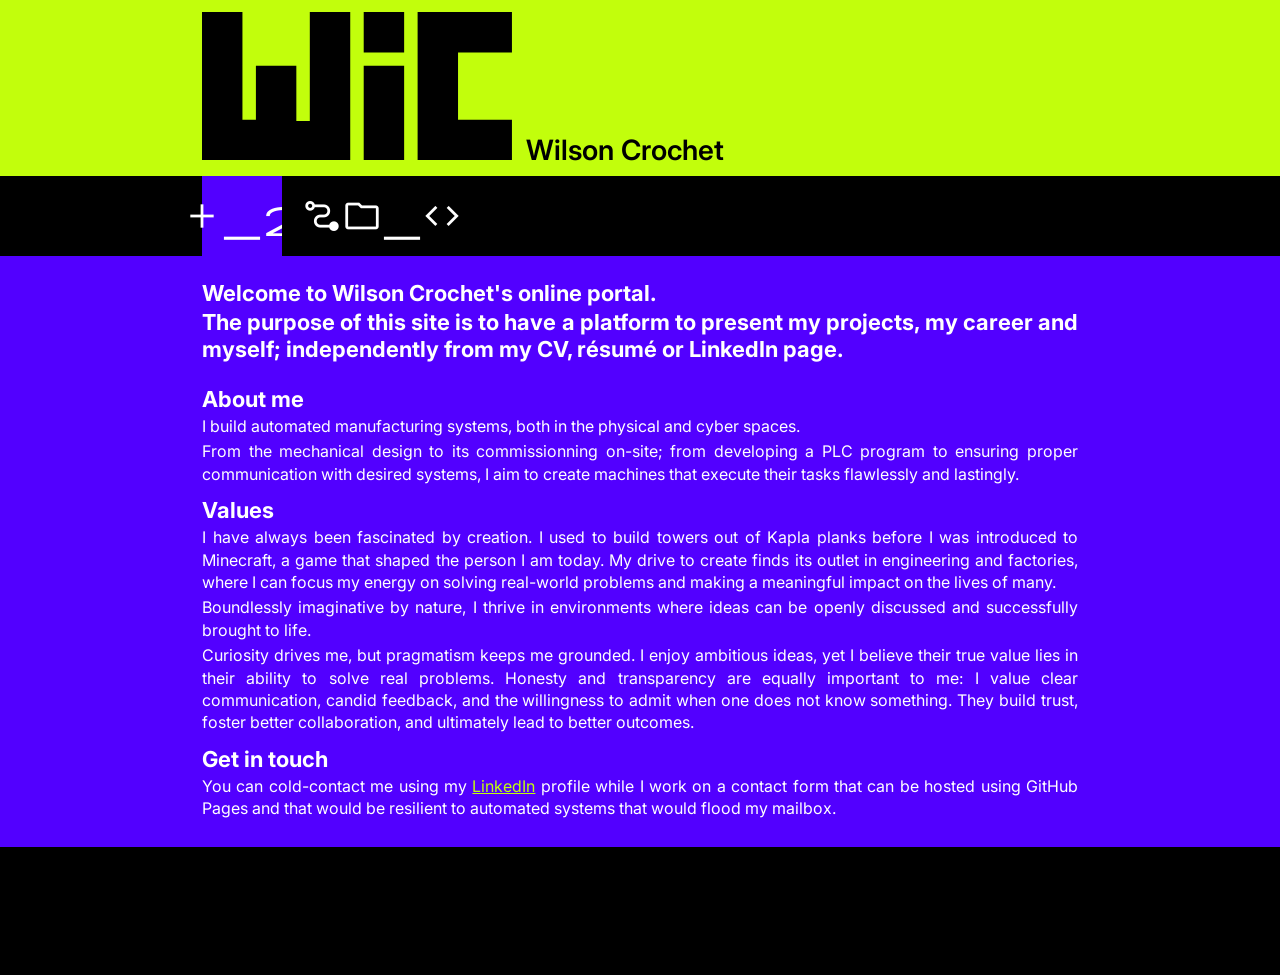
<file: index.html>
<!doctype html>
<html lang="en">
    <head>
        <meta charset="UTF-8" />
        <title>Wilson Crochet - Homepage</title>
        <link rel="stylesheet" href="style.css" />
        <meta name="viewport" content="width=device-width, initial-scale=1" />

        <!-- fonts -->
        <link rel="preconnect" href="https://fonts.googleapis.com" />
        <link rel="preconnect" href="https://fonts.gstatic.com" crossorigin />
        <link
            href="https://fonts.googleapis.com/css2?family=Inter:ital,opsz,wght@0,14..32,100..900;1,14..32,100..900&family=Istok+Web:ital,wght@0,400;0,700;1,400;1,700&family=Work+Sans:wght@100..900&display=swap"
            rel="stylesheet"
        />
        <!-- icons -->
        <link
            href="https://fonts.googleapis.com/css2?family=Material+Symbols+Outlined&icon_names=add_2,conversion_path,folder_code&display=block"
            rel="stylesheet"
        />
    </head>

    <body>
        <header>
            <div class="inner">
                <img class="logo" src="rsrc/logo.svg" />
                <span>Wilson Crochet</span>
            </div>
        </header>

        <nav>
            <div class="inner">
                <a href="index.html" title="Homepage" id="selected">
                    <span class="material-symbols-outlined size-40">
                        add_2
                    </span>
                </a>
                <a href="experience.html" title="Experience">
                    <span class="material-symbols-outlined size-40">
                        conversion_path
                    </span>
                </a>
                <a href="projects.html" title="Projects">
                    <span class="material-symbols-outlined size-40">
                        folder_code
                    </span>
                </a>
            </div>
        </nav>

        <main>
            <div class="inner">
                <h1>Welcome to Wilson Crochet's online portal.</h1>
                <p id="subintro"> <b>
                    The purpose of this site is to have a platform to present my projects, my career and myself; independently from my CV, résumé or LinkedIn page.
                </b> </p>

                <h1>About me</h1>
                <p>
                    I build automated manufacturing systems, both in the physical and cyber spaces.
                </p>
                <p>
                    From the mechanical design to its commissionning on-site; from developing a PLC program to ensuring proper communication with desired systems, I aim to create machines that execute their tasks flawlessly and lastingly.
                </p>

                <h1>Values</h1>
                <p>
                    I have always been fascinated by creation. I used to build towers out of Kapla planks before I was introduced to Minecraft, a game that shaped the person I am today. My drive to create finds its outlet in engineering and factories, where I can focus my energy on solving real-world problems and making a meaningful impact on the lives of many.
                </p>
                <p>
                    Boundlessly imaginative by nature, I thrive in environments where ideas can be openly discussed and successfully brought to life.
                </p>
                <p>
                    Curiosity drives me, but pragmatism keeps me grounded. I enjoy ambitious ideas, yet I believe their true value lies in their ability to solve real problems. Honesty and transparency are equally important to me: I value clear communication, candid feedback, and the willingness to admit when one does not know something. They build trust, foster better collaboration, and ultimately lead to better outcomes.
                </p>

                <h1>Get in touch</h1>
                <p>
                    You can cold-contact me using my <a href="https://www.linkedin.com/in/wilson-crochet/?locale=en-US">LinkedIn</a> profile while I work on a contact form that can be hosted using GitHub Pages and that would be resilient to automated systems that would flood my mailbox.
                </p>
            </div>
        </main>

        <footer>
            <div class="inner"></div>
        </footer>
    </body>
</html>
</file>
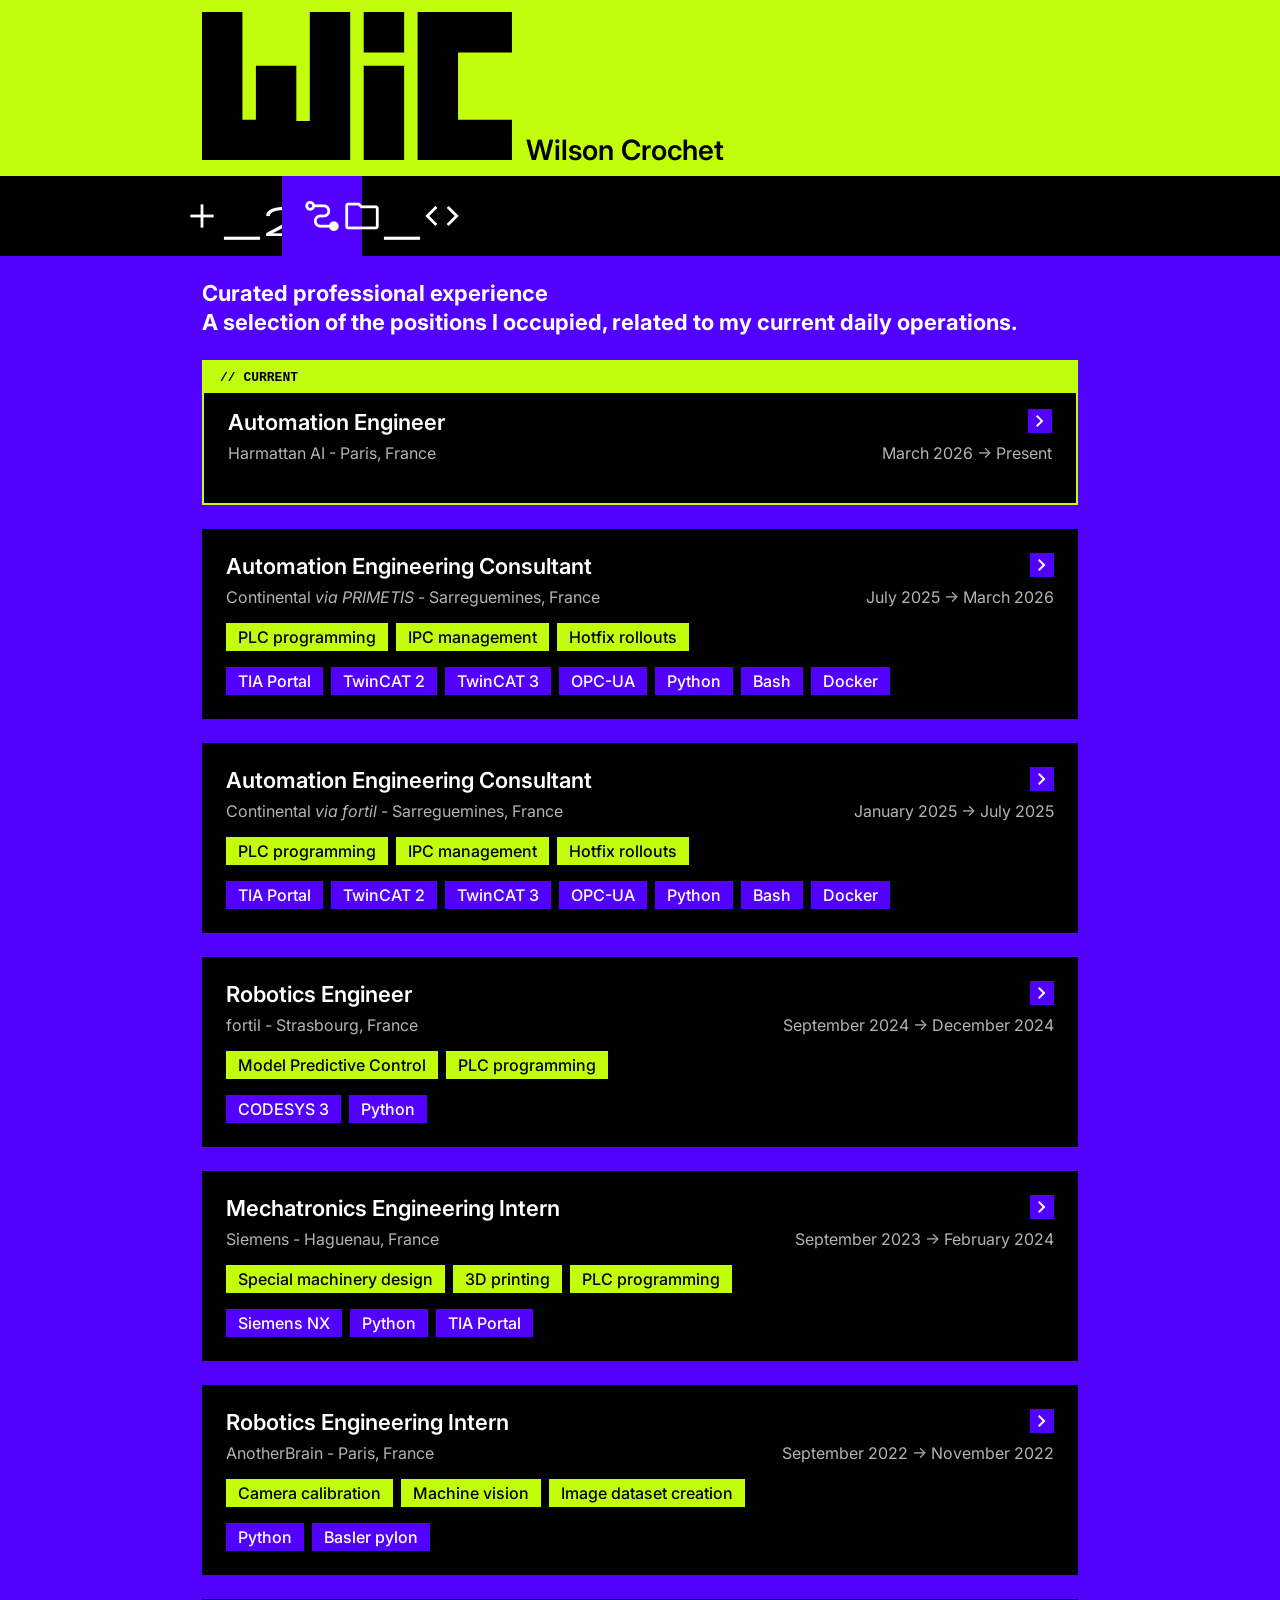
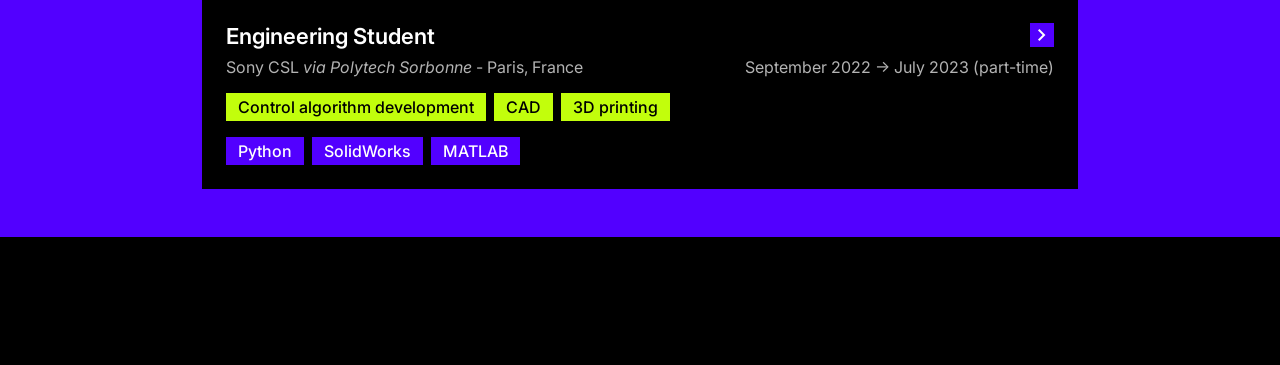
<file: experience.html>
<!doctype html>
<html lang="en">
    <head>
        <meta charset="UTF-8" />
        <title>Wilson Crochet - Experience</title>
        <link rel="stylesheet" href="style.css" />
        <script src="script.js" defer></script>
        <meta name="viewport" content="width=device-width, initial-scale=1" />

        <!-- fonts -->
        <link rel="preconnect" href="https://fonts.googleapis.com" />
        <link rel="preconnect" href="https://fonts.gstatic.com" crossorigin />
        <link
            href="https://fonts.googleapis.com/css2?family=Inter:ital,opsz,wght@0,14..32,100..900;1,14..32,100..900&family=Istok+Web:ital,wght@0,400;0,700;1,400;1,700&family=Work+Sans:wght@100..900&display=swap"
            rel="stylesheet"
        />
        <!-- icons -->
        <link
            href="https://fonts.googleapis.com/css2?family=Material+Symbols+Outlined&icon_names=add_2,chevron_right,conversion_path,folder_code&display=block"
            rel="stylesheet"
        />
    </head>

    <body>
        <header>
            <div class="inner">
                <img class="logo" src="rsrc/logo.svg" />
                <span>Wilson Crochet</span>
            </div>
        </header>

        <nav>
            <div class="inner">
                <a href="index.html" title="Homepage">
                    <span class="material-symbols-outlined size-40">
                        add_2
                    </span>
                </a>
                <a href="experience.html" title="Experience" id="selected">
                    <span class="material-symbols-outlined size-40">
                        conversion_path
                    </span>
                </a>
                <a href="projects.html" title="Projects">
                    <span class="material-symbols-outlined size-40">
                        folder_code
                    </span>
                </a>
            </div>
        </nav>

        <main>
            <div class="inner">
                <h1>Curated professional experience</h1>
                <p id="subintro">
                    <b>
                        A selection of the positions I occupied, related to my current daily operations.
                    </b>
                </p>

                <div class="jobelement-container" id="current">
                    <div class="jobelement-current">// CURRENT</div>
                    <div class="jobelement-header">
                        <div class="jobelement-title">Automation Engineer</div>
                        <div class="jobelement-button"><span class="material-symbols-outlined">chevron_right</span></div>
                        <div class="jobelement-company">Harmattan AI - Paris, France</div>
                        <div class="jobelement-dates">March 2026 → Present</div>
                    </div>
                    <div class="jobelement-modal">
                        <div class="jobelement-modal-content">
                            <div class="jobelement-modal-top">
                                <span>AUTOMATION ENGINEER @ HARMATTAN AI + 2026.03.02 -> UNDEFINED + 48.868160247802734, 2.3436007499694824</span>
                            </div>
                            <div class="jobelement-modal-main">
                                <div class="confidential-label">CONFIDENTIAL</div>
                                <div class="jobelement-modal-text">
                                    <pre></pre>
                                </div>
                            </div>
                            <div class="jobelement-modal-bottom">
                                <span>AUTOMATION ENGINEER @ HARMATTAN AI + 2026.03.02 -> UNDEFINED + 48.868160247802734, 2.3436007499694824</span>
                            </div>
                        </div>
                    </div>
                </div>

                <div class="jobelement-container">
                    <div class="jobelement-header">
                        <div class="jobelement-title">Automation Engineering Consultant</div>
                        <div class="jobelement-button"><span class="material-symbols-outlined">chevron_right</span></div>
                        <div class="jobelement-company">Continental <i>via PRIMETIS</i> - Sarreguemines, France</div>
                        <div class="jobelement-dates">July 2025 → March 2026</div>
                    </div>
                    <div class="jobelement-skills">
                        <span class="jobelement-skill">PLC programming</span>
                        <span class="jobelement-skill">IPC management</span>
                        <span class="jobelement-skill">Hotfix rollouts</span>
                    </div>
                    <div class="jobelement-techs">
                        <span class="jobelement-tech">TIA Portal</span>
                        <span class="jobelement-tech">TwinCAT 2</span>
                        <span class="jobelement-tech">TwinCAT 3</span>
                        <span class="jobelement-tech">OPC-UA</span>
                        <span class="jobelement-tech">Python</span>
                        <span class="jobelement-tech">Bash</span>
                        <span class="jobelement-tech">Docker</span>
                    </div>
                    <div class="jobelement-modal">
                        <div class="jobelement-modal-content">
                            <div class="jobelement-modal-top">
                                <span>AUTOMATION ENGINEERING CONSULTANT @ CONTINENTAL + 2025.01.06 -> 2026.02.15 + 49.1094836, 7.0708865</span>
                            </div>
                            <div class="jobelement-modal-main">
                                <div class="jobelement-modal-text">
                                    <pre>
<b>Company:</b>     Continental France <i>via PRIMETIS</i>
<b>Position:</b>    Automation Engineering Consultant
<b>Team:</b>        7-person team (including 1 manager)
<b>Tenure:</b>      8 months

- Development of PLC hotfixes & deployment in production across hundreds of curing presses.
    - Synchronization with production operators & line managers for hotfix rollouts.

- Enhancements of the curing presses PLC software to include new functionalities and quality of life changes for manufacturing staff.
    - Synchronization with HQ for the implementation of desired functionalities.
    - Active listening to the production operators and quality team for the development of actionnable enhancements on the shop floor.

- Deployment & maintenance of edge computing solutions across the curing presses fleet, ensuring undisrupted manufacturing operations.
    - Synchronization with production operators, line managers, and IT team for hardware commissioning.
    - Training of the maintenance team on the edge computing devices, both hardware and software.

- Monitoring of process data from the curing presses fleet, detection of anomalies to pinpoint and develop the affected software hotfixes.
    - Synchronization with quality team for issue detection & troubleshooting on a proprietary quality control solution.
                                    </pre>
                                </div>
                            </div>
                            <div class="jobelement-modal-bottom">
                                <span>AUTOMATION ENGINEERING CONSULTANT @ CONTINENTAL + 2025.01.06 -> 2026.02.15 + 49.1094836, 7.0708865</span>
                            </div>
                        </div>
                    </div>
                </div>

                <div class="jobelement-container">
                    <div class="jobelement-header">
                        <div class="jobelement-title">Automation Engineering Consultant</div>
                        <div class="jobelement-button"><span class="material-symbols-outlined">chevron_right</span></div>
                        <div class="jobelement-company">Continental <i>via fortil</i> - Sarreguemines, France</div>
                        <div class="jobelement-dates">January 2025 → July 2025</div>
                    </div>
                    <div class="jobelement-skills">
                        <span class="jobelement-skill">PLC programming</span>
                        <span class="jobelement-skill">IPC management</span>
                        <span class="jobelement-skill">Hotfix rollouts</span>
                    </div>
                    <div class="jobelement-techs">
                        <span class="jobelement-tech">TIA Portal</span>
                        <span class="jobelement-tech">TwinCAT 2</span>
                        <span class="jobelement-tech">TwinCAT 3</span>
                        <span class="jobelement-tech">OPC-UA</span>
                        <span class="jobelement-tech">Python</span>
                        <span class="jobelement-tech">Bash</span>
                        <span class="jobelement-tech">Docker</span>
                    </div>
                    <div class="jobelement-modal">
                        <div class="jobelement-modal-content">
                            <div class="jobelement-modal-top">
                                <span>AUTOMATION ENGINEERING CONSULTANT @ CONTINENTAL + 2025.01.06 -> 2026.02.15 + 49.1094836, 7.0708865</span>
                            </div>
                            <div class="jobelement-modal-main">
                                <div class="jobelement-modal-text">
                                    <pre>
<b>Company:</b>     Continental France <i>via fortil</i>
<b>Position:</b>    Automation Engineering Consultant
<b>Team:</b>        7-person team (including 1 manager)
<b>Tenure:</b>      7 months

- Development of PLC hotfixes & deployment in production across hundreds of curing presses.
    - Synchronization with production operators & line managers for hotfix rollouts.

- Enhancements of the curing presses PLC software to include new functionalities and quality of life changes for manufacturing staff.
    - Synchronization with HQ for the implementation of desired functionalities.
    - Active listening to the production operators and quality team for the development of actionnable enhancements on the shop floor.

- Deployment & maintenance of edge computing solutions across the curing presses fleet, ensuring undisrupted manufacturing operations.
    - Synchronization with production operators, line managers, and IT team for hardware commissioning.
    - Training of the maintenance team on the edge computing devices, both hardware and software.

- Monitoring of process data from the curing presses fleet, detection of anomalies to pinpoint and develop the affected software hotfixes.
    - Synchronization with quality team for issue detection & troubleshooting on a proprietary quality control solution.
                                    </pre>
                                </div>
                            </div>
                            <div class="jobelement-modal-bottom">
                                <span>AUTOMATION ENGINEERING CONSULTANT @ CONTINENTAL + 2025.01.06 -> 2026.02.15 + 49.1094836, 7.0708865</span>
                            </div>
                        </div>
                    </div>
                </div>

                <div class="jobelement-container">
                    <div class="jobelement-header">
                        <div class="jobelement-title">Robotics Engineer</div>
                        <div class="jobelement-button"><span class="material-symbols-outlined">chevron_right</span></div>
                        <div class="jobelement-company">fortil - Strasbourg, France</div>
                        <div class="jobelement-dates">September 2024 → December 2024</div>
                    </div>
                    <div class="jobelement-skills">
                        <span class="jobelement-skill">Model Predictive Control</span>
                        <span class="jobelement-skill">PLC programming</span>
                    </div>
                    <div class="jobelement-techs">
                        <span class="jobelement-tech">CODESYS 3</span>
                        <span class="jobelement-tech">Python</span>
                    </div>
                    <div class="jobelement-modal">
                        <div class="jobelement-modal-content">
                            <div class="jobelement-modal-top">
                                <span>AUTOMATION ENGINEERING CONSULTANT @ FORTIL + 2024.09.02 -> 2024.12.27 + 48.584614, 7.7507127</span>
                            </div>
                            <div class="jobelement-modal-main">
                                <div class="jobelement-modal-text">
                                    <pre>
<b>Company:</b>     fortil
<b>Position:</b>    Robotics Engineer
<b>Team:</b>        1-person team
<b>Tenure:</b>      4 months

- Development of a control algorithm based on Model Predictive Control on a PLC-based test bench.
    - 1.1x global performance increase achieved compared to conventional control algorithms.
    - Authored technical and training documentation related to this project.
                                    </pre>
                                </div>
                            </div>
                            <div class="jobelement-modal-bottom">
                                <span>AUTOMATION ENGINEERING CONSULTANT @ FORTIL + 2024.09.02 -> 2024.12.27 + 48.584614, 7.7507127</span>
                            </div>
                        </div>
                    </div>
                </div>

                <div class="jobelement-container">
                    <div class="jobelement-header">
                        <div class="jobelement-title">Mechatronics Engineering Intern</div>
                        <div class="jobelement-button"><span class="material-symbols-outlined">chevron_right</span></div>
                        <div class="jobelement-company">Siemens - Haguenau, France</div>
                        <div class="jobelement-dates">September 2023 → February 2024</div>
                    </div>
                    <div class="jobelement-skills">
                        <span class="jobelement-skill">Special machinery design</span>
                        <span class="jobelement-skill">3D printing</span>
                        <span class="jobelement-skill">PLC programming</span>
                    </div>
                    <div class="jobelement-techs">
                        <span class="jobelement-tech">Siemens NX</span>
                        <span class="jobelement-tech">Python</span>
                        <span class="jobelement-tech">TIA Portal</span>
                    </div>
                    <div class="jobelement-modal">
                        <div class="jobelement-modal-content">
                            <div class="jobelement-modal-top">
                                <span>MECHATRONICS ENGINEERING INTERN @ SIEMENS + 2023.09.04 -> 2024.02.29 + 48.8387397, 7.8318155</span>
                            </div>
                            <div class="jobelement-modal-main">
                                <div class="jobelement-modal-text">
                                    <pre>
<b>Company:</b>     Siemens
<b>Position:</b>    Mechatronics Engineering Intern
<b>Team:</b>        6-person team (including 1 manager)
<b>Tenure:</b>      6 months

- Mechanical design of a radar measuring device test bench.
    - Workpiece carrier and jig design using additive manufacturing technologies.
    - Focus on ergonomics for operators.

- Mechanical design of a shock-resistant housing for a flow meter airtightness test bench.
    - Mechanical impact analysis using simulation tools.
    - Iterative design based on analysis results.

- Qualification of a special-purpose machine solution for automated flange machining on flow meters.
    - Needs definition meetings and analysis with the customer, the production team.
    - Preliminary studies and state-of-the-art analysis.
    - Machine specifications.
                                    </pre>
                                </div>
                            </div>
                            <div class="jobelement-modal-bottom">
                                <span>MECHATRONICS ENGINEERING INTERN @ SIEMENS + 2023.09.04 -> 2024.02.29 + 48.8387397, 7.8318155</span>
                            </div>
                        </div>
                    </div>
                </div>

                <div class="jobelement-container">
                    <div class="jobelement-header">
                        <div class="jobelement-title">Robotics Engineering Intern</div>
                        <div class="jobelement-button"><span class="material-symbols-outlined">chevron_right</span></div>
                        <div class="jobelement-company">AnotherBrain - Paris, France</div>
                        <div class="jobelement-dates">September 2022 → November 2022</div>
                    </div>
                    <div class="jobelement-skills">
                        <span class="jobelement-skill">Camera calibration</span>
                        <span class="jobelement-skill">Machine vision</span>
                        <span class="jobelement-skill">Image dataset creation</span>
                    </div>
                    <div class="jobelement-techs">
                        <span class="jobelement-tech">Python</span>
                        <span class="jobelement-tech">Basler pylon</span>
                    </div>
                    <div class="jobelement-modal">
                        <div class="jobelement-modal-content">
                            <div class="jobelement-modal-top">
                                <span>ROBOTICS ENGINEERING INTERN @ ANOTHERBRAIN + 2022.09.05 -> 2022.11.25 + 48.87311553955078, 2.310023307800293</span>
                            </div>
                            <div class="jobelement-modal-main">
                                <div class="jobelement-modal-text">
                                    <pre>
<b>Company:</b>     AnotherBrain
<b>Position:</b>    Robotics Engineering Intern
<b>Team:</b>        2-person team (including 1 manager)
<b>Tenure:</b>      3 months

- In-house color calibration algorithm development.
    - Research papers analysis to define the algorithm.
    - Implementation of that algorithm in the manufacturing process of the AI-assisted quality control solution of the company.

- Dataset protocol creation & execution.
    - Analysis of the impact of lighting on the quality control AI model's results.
                                    </pre>
                                </div>
                            </div>
                            <div class="jobelement-modal-bottom">
                                <span>ROBOTICS ENGINEERING INTERN @ ANOTHERBRAIN + 2022.09.05 -> 2022.11.25 + 48.87311553955078, 2.310023307800293</span>
                            </div>
                        </div>
                    </div>
                </div>

                <div class="jobelement-container">
                    <div class="jobelement-header">
                        <div class="jobelement-title">Engineering Student</div>
                        <div class="jobelement-button"><span class="material-symbols-outlined">chevron_right</span></div>
                        <div class="jobelement-company">Sony CSL <i>via Polytech Sorbonne</i> - Paris, France</div>
                        <div class="jobelement-dates">September 2022 → July 2023 (part-time)</div>
                    </div>
                    <div class="jobelement-skills">
                        <span class="jobelement-skill">Control algorithm development</span>
                        <span class="jobelement-skill">CAD</span>
                        <span class="jobelement-skill">3D printing</span>
                    </div>
                    <div class="jobelement-techs">
                        <span class="jobelement-tech">Python</span>
                        <span class="jobelement-tech">SolidWorks</span>
                        <span class="jobelement-tech">MATLAB</span>
                    </div>
                    <div class="jobelement-modal">
                        <div class="jobelement-modal-content">
                            <div class="jobelement-modal-top">
                                <span>ENGINEERING STUDENT @ SONY_CSL + 2021.09.06 -> 2022.06.24 + 48.8465576171875,2.3515963554382324</span>
                            </div>
                            <div class="jobelement-modal-main">
                                <div class="jobelement-modal-text">
                                    <pre>
<b>Company:</b>     Sony CSL
<b>Position:</b>    Engineering Student
<b>Team:</b>        6-person team (including 2 managers)
<b>Tenure:</b>      10 months <i>(1 day per week, excluding academic vacations)</i>

- Development and calibration of a motorized weeder arm.
    - Closed-loop weeder arm depth control achieved by a torque measurement via the drawn current of the weeding arm.
    - Calibration protocol definition to ensure the correct execution of the control loop.
                                    </pre>
                                </div>
                            </div>
                            <div class="jobelement-modal-bottom">
                                <span>ENGINEERING STUDENT @ SONY_CSL + 2021.09.06 -> 2022.06.24 + 48.8465576171875,2.3515963554382324</span>
                            </div>
                        </div>
                    </div>
                </div>
            </div>
        </main>

        <footer>
            <div class="inner"></div>
        </footer>
    </body>
</html>
</file>
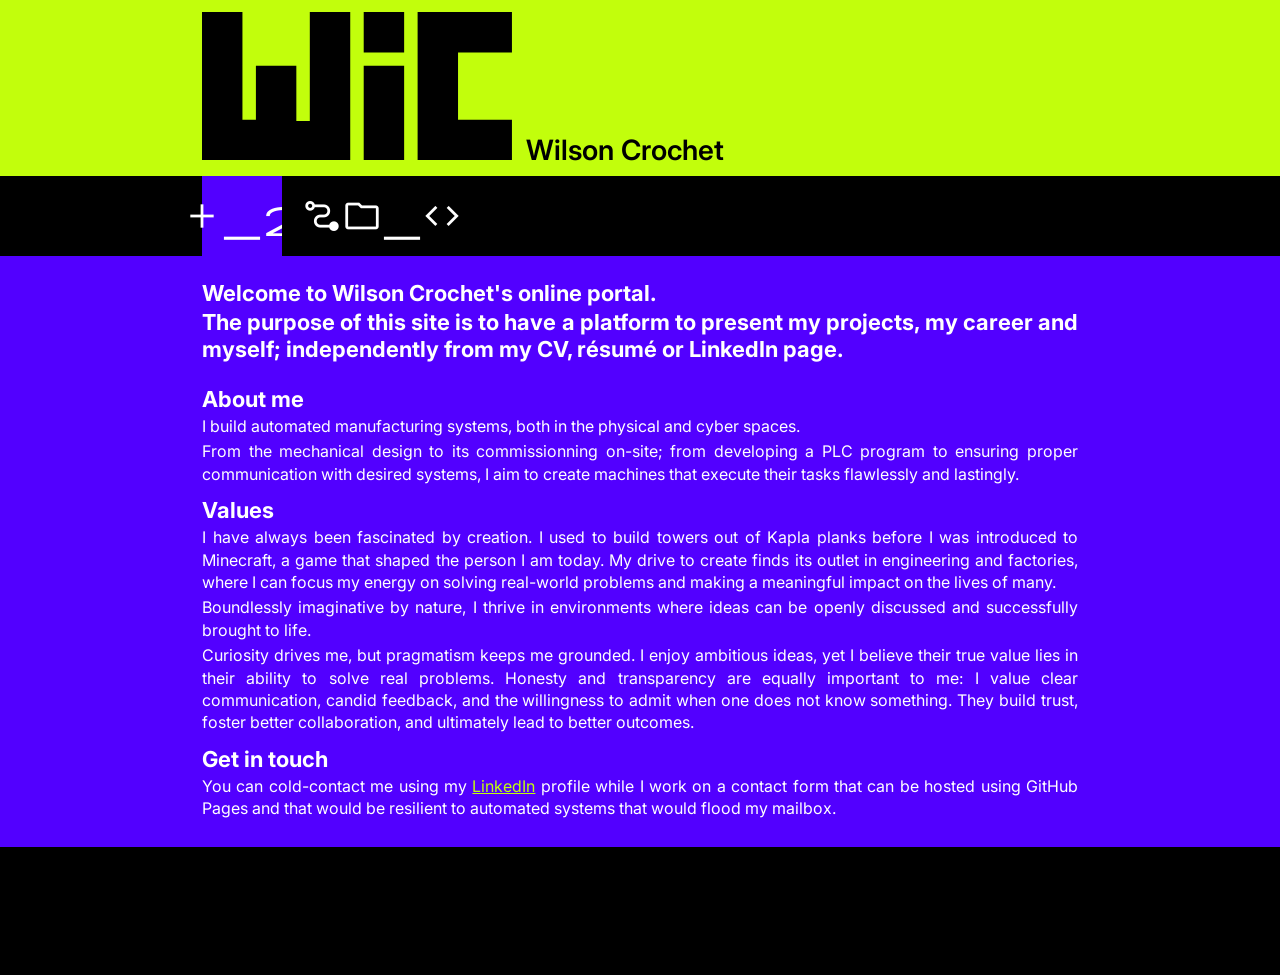
<file: main.html>
<!doctype html>
<html lang="en">
    <head>
        <meta charset="UTF-8" />
        <title>Wilson Crochet - Homepage</title>
        <link rel="stylesheet" href="style.css" />
        <meta name="viewport" content="width=device-width, initial-scale=1" />

        <!-- fonts -->
        <link rel="preconnect" href="https://fonts.googleapis.com" />
        <link rel="preconnect" href="https://fonts.gstatic.com" crossorigin />
        <link
            href="https://fonts.googleapis.com/css2?family=Inter:ital,opsz,wght@0,14..32,100..900;1,14..32,100..900&family=Istok+Web:ital,wght@0,400;0,700;1,400;1,700&family=Work+Sans:wght@100..900&display=swap"
            rel="stylesheet"
        />
        <!-- icons -->
        <link
            href="https://fonts.googleapis.com/css2?family=Material+Symbols+Outlined&icon_names=add_2,conversion_path,folder_code&display=block"
            rel="stylesheet"
        />
    </head>

    <body>
        <header>
            <div class="inner">
                <img class="logo" src="rsrc/logo.svg" />
                <span>Wilson Crochet</span>
            </div>
        </header>

        <nav>
            <div class="inner">
                <a href="main.html" title="Homepage" id="selected">
                    <span class="material-symbols-outlined size-40">
                        add_2
                    </span>
                </a>
                <a href="experience.html" title="Experience">
                    <span class="material-symbols-outlined size-40">
                        conversion_path
                    </span>
                </a>
                <a href="projects.html" title="Projects">
                    <span class="material-symbols-outlined size-40">
                        folder_code
                    </span>
                </a>
            </div>
        </nav>

        <main>
            <div class="inner">
                <h1>Welcome to Wilson Crochet's online portal.</h1>
                <p id="subintro"> <b>
                    The purpose of this site is to have a platform to present my projects, my career and myself; independently from my CV, résumé or LinkedIn page.
                </b> </p>

                <h1>About me</h1>
                <p>
                    I build automated manufacturing systems, both in the physical and cyber spaces.
                </p>
                <p>
                    From the mechanical design to its commissionning on-site; from developing a PLC program to ensuring proper communication with desired systems, I aim to create machines that execute their tasks flawlessly and lastingly.
                </p>

                <h1>Values</h1>
                <p>
                    I have always been fascinated by creation. I used to build towers out of Kapla planks before I was introduced to Minecraft, a game that shaped the person I am today. My drive to create finds its outlet in engineering and factories, where I can focus my energy on solving real-world problems and making a meaningful impact on the lives of many.
                </p>
                <p>
                    Boundlessly imaginative by nature, I thrive in environments where ideas can be openly discussed and successfully brought to life.
                </p>
                <p>
                    Curiosity drives me, but pragmatism keeps me grounded. I enjoy ambitious ideas, yet I believe their true value lies in their ability to solve real problems. Honesty and transparency are equally important to me: I value clear communication, candid feedback, and the willingness to admit when one does not know something. They build trust, foster better collaboration, and ultimately lead to better outcomes.
                </p>

                <h1>Get in touch</h1>
                <p>
                    You can cold-contact me using my <a href="https://www.linkedin.com/in/wilson-crochet/?locale=en-US">LinkedIn</a> profile while I work on a contact form that can be hosted using GitHub Pages and that would be resilient to automated systems that would flood my mailbox.
                </p>
            </div>
        </main>

        <footer>
            <div class="inner"></div>
        </footer>
    </body>
</html>
</file>
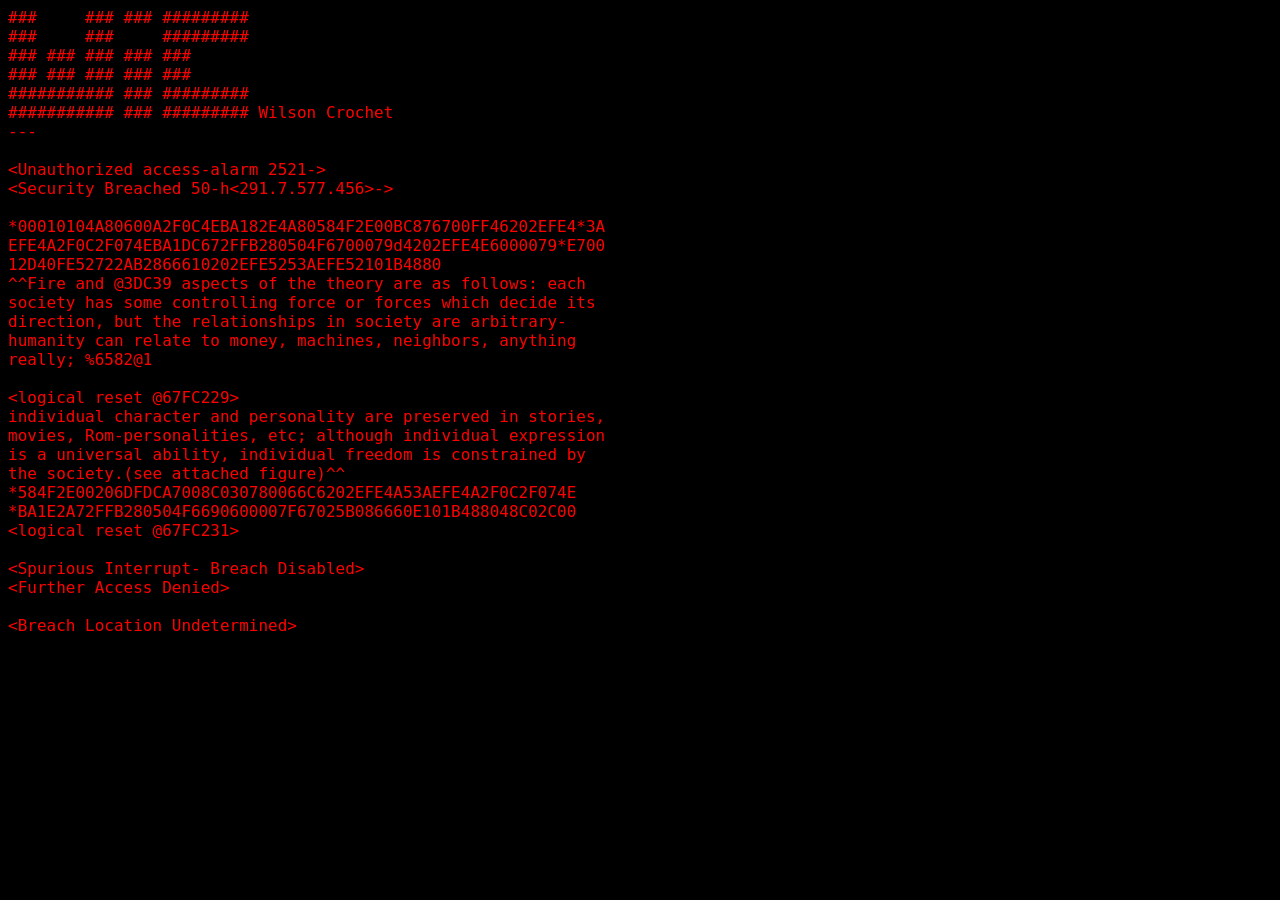
<file: projects.html>
<!doctype html>
<html lang="en">
    <head>
        <meta charset="UTF-8" />
        <title>Wilson Crochet - Projects</title>
        <meta name="viewport" content="width=device-width, initial-scale=1" />

        <!-- fonts -->
        <link rel="preconnect" href="https://fonts.googleapis.com" />
        <link rel="preconnect" href="https://fonts.gstatic.com" crossorigin />
        <link
            href="https://fonts.googleapis.com/css2?family=Inter:ital,opsz,wght@0,14..32,100..900;1,14..32,100..900&family=Istok+Web:ital,wght@0,400;0,700;1,400;1,700&family=Work+Sans:wght@100..900&display=swap"
            rel="stylesheet"
        />
        <!-- icons -->
        <link
            href="https://fonts.googleapis.com/css2?family=Material+Symbols+Outlined&icon_names=add_2,conversion_path,folder_code&display=block"
            rel="stylesheet"
        />

        <!-- voluntary decorrelation -->
        <style>
            body {
                margin: 0px 0px;
                background-color: black;
            }

            div {
                font-family: monospace;
                font-size: 16px;
                color: red;
                margin: 8px 8px 8px 8px;
            }

            div > pre {
                margin: 0;

                white-space: pre-wrap;
                overflow-wrap: break-word;
                word-break: break-word;
            }

            pre span {
              display: block;
              visibility: hidden;
              animation: show 0s forwards;
            }

            div > a, div > p {
                color: red;
            }

            div > a:hover {
                color: #c2fe0c;
            }

            @keyframes show {
              to {
                visibility: visible;
              }
            }
        </style>
    </head>

    <body>
        <main>
            <div>
                <pre id="terminal">
###     ### ### #########
###     ###     #########
### ### ### ### ###
### ### ### ### ###
########### ### #########
########### ### ######### Wilson Crochet
---

&lt;Unauthorized access-alarm 2521-&gt;
&lt;Security Breached 50-h&lt;291.7.577.456&gt;-&gt;

*00010104A80600A2F0C4EBA182E4A80584F2E00BC876700FF46202EFE4*3A
EFE4A2F0C2F074EBA1DC672FFB280504F6700079d4202EFE4E6000079*E700
12D40FE52722AB2866610202EFE5253AEFE52101B4880
^^Fire and @3DC39 aspects of the theory are as follows: each
society has some controlling force or forces which decide its
direction, but the relationships in society are arbitrary-
humanity can relate to money, machines, neighbors, anything
really; %6582@1

&lt;logical reset @67FC229&gt;
individual character and personality are preserved in stories,
movies, Rom-personalities, etc; although individual expression
is a universal ability, individual freedom is constrained by
the society.(see attached figure)^^
*584F2E00206DFDCA7008C030780066C6202EFE4A53AEFE4A2F0C2F074E
*BA1E2A72FFB280504F6690600007F67025B086660E101B488048C02C00
&lt;logical reset @67FC231&gt;

&lt;Spurious Interrupt- Breach Disabled&gt;
&lt;Further Access Denied&gt;

&lt;Breach Location Undetermined&gt;
                </pre>
                <div id="post">
                    <p>
                        ***REDIRECTION TO HOMEPAGE START***
                    </p>
                    <a href="index.html" title="Homepage">
                        ***TRANSPORT WHEN READY***
                    </a>
                </div>
            </div>
        </main>
    </body>

    <script>
      const pre = document.getElementById("terminal");
      const post = document.getElementById("post");

      const lines = pre.textContent.split("\n");
      const delay = 75; // ms between lines

      post.hidden = true;
      pre.textContent = "";

      lines.forEach((line, i) => {
        const span = document.createElement("span");
        span.textContent = line || "\u00A0";
        span.style.animationDelay = `${i * delay}ms`;
        pre.appendChild(span);
      });

      setTimeout(() => {post.hidden = false;}, lines.length * delay);
    </script>
</html>
</file>
<file: style.css>
/* global */
:root {
    --primary-color: #c2fe0c;
    --secondary-color: #5200ff;

    --white: #ffffff;
    --black: #000000;

    --cutoff: 900px;
}

* {
    margin: 0;
    padding: 0;
    box-sizing: border-box;
}

.page {
    max-width: var(--cutoff);
    margin: 0 auto;
    display: flex;
    flex-direction: column;
}

body {
    font-family: "Inter", "Work Sans";
    background: var(--black);
    color: var(--white);
}

/* header */
header {
    background: var(--primary-color);
    color: var(--black);
    width: 100%;
    margin: 0;
}

header .inner {
    max-width: var(--cutoff);
    margin: 0 auto;
    padding: 12px 12px;
    text-align: left;

    line-height: 1;
}

header .logo {
    max-width: clamp(320px, 10vw, 720px);
    height: auto;
    padding-right: 10px;
}

header span {
    font-family: "Inter", "Work Sans";
    font-size: 28px;
    font-weight: 600;

    line-height: 1;
}

/* navbar */
nav {
    background: var(--black);
    color: var(--white);
    width: 100%;
    margin: 0;
    font-size: 0px;
}

nav .inner {
    max-width: var(--cutoff);
    height: 80px;
    margin: 0 auto;
    padding-left: 12px;
    text-align: left;
}

nav a {
    height: 80px;
    width: 80px;
    margin: 0px;
    display: inline-flex;
    justify-content: center;
    align-items: center;

    color: var(--white);
    background-color: var(--black);

    border-width: 0px;
    border-radius: 0px;
    text-decoration: none;
}

nav a:hover {
    color: var(--black);
    background-color: var(--primary-color);
}

nav #selected {
    background-color: var(--secondary-color);
}

nav span.size-40 {
    font-size: 40px;
    font-variation-settings: "OPSZ" 40;
}

/* main content */
main {
    background: var(--secondary-color);

    flex: 1;
}

main .inner {
    max-width: var(--cutoff);
    margin: 0 auto;
    padding: 12px 12px 24px;
    text-align: left;
}

main h1 {
    font-size: 22px;
    margin-top: 12px;
    margin-bottom: 0px;
}

#subintro {
    font-size: 22px;
    font-weight: 300;
    line-height: 1.2;
    margin-bottom: 24px;
}

main p {
    line-height: 1.4;
    text-align: justify;
    margin-top: 3px;
    margin-bottom: 3px;
}

main p a {
    color: var(--primary-color);
}

/* job element */
.jobelement-current {
    display: none;
    background-color: var(--primary-color);
    color: var(--black);
    padding: 0.5rem 1rem;
    font-family: monospace;
    text-align: left;
    width: calc(100% + 3rem);
    margin: -1.5rem -1.5rem 1rem -1.5rem;
}

#current .jobelement-current {
    font-weight: 600;
    display: block;
}

.jobelement-container {
    display: flex;
    flex-direction: column;
    padding: 1.5rem;
    background: var(--black);
    margin-bottom: 1.5rem;
}

.jobelement-header {
    display: grid;
    grid-template-columns: 1fr auto;
    gap: 0.5rem 1rem;
    margin-bottom: 1rem;
}

#current {
    border: 2px solid var(--primary-color);
}

.jobelement-title {
    grid-column: 1;
    grid-row: 1;
}

.jobelement-button {
    grid-column: 2;
    grid-row: 1;
}

.jobelement-company {
    grid-column: 1;
    grid-row: 2;
}

.jobelement-dates {
    grid-column: 2;
    grid-row: 2;
    text-align: right;
}

.jobelement-button {
    background-color: var(--secondary-color);
    color: var(--white);
    width: 24px;
    height: 24px;
    display: flex;
    align-items: center;
    justify-content: center;
    justify-self: end;
}

.jobelement-button:hover {
    background-color: var(--primary-color);
    color: var(--black);
}

.jobelement-button .material-symbols-outlined {
    font-size: 24px;
    font-variation-settings: "OPSZ" 24;
    line-height: 24px;
}

.jobelement-title {
    font-size: 22px;
    font-weight: 600;
    color: var(--white);
}

.jobelement-company {
    color: rgba(255, 255, 255, 0.7);
}

.jobelement-dates {
    color: rgba(255, 255, 255, 0.7);
    text-align: right;
}

.jobelement-description {
    line-height: 1.5;
    color: var(--white);
    margin-bottom: 1rem;
}

.jobelement-skills {
    display: flex;
    flex-wrap: wrap;
    gap: 0.5rem;
    margin-bottom: 1rem;
}

.jobelement-skill {
    background-color: var(--primary-color);
    color: var(--black);
    padding: 0.25rem 0.75rem;
    font-weight: 500;
}

.jobelement-techs {
    display: flex;
    flex-wrap: wrap;
    gap: 0.5rem;
}

.jobelement-tech {
    background-color: var(--secondary-color);
    color: var(--white);
    padding: 0.25rem 0.75rem;
    font-weight: 500;
}

/* footer */
footer {
    background: var(--black);
    width: 100%;
    margin: 0;
    padding: 24px;
}

/* modal */
.jobelement-modal {
    display: none;
    position: fixed;
    top: 0;
    left: 0;
    width: 100%;
    height: 100%;
    background: rgba(0, 0, 0, 0.95);
    z-index: 1000;
    justify-content: center;
    align-items: center;
}

.jobelement-modal-content {
    background: var(--black);
    width: 90%;
    max-width: 1000px;
    height: 80vh;
    display: flex;
    flex-direction: column;
    color: var(--primary-color);
    overflow: hidden;
}

.jobelement-modal-top,
.jobelement-modal-bottom {
    background: var(--primary-color);
    color: var(--black);
    padding: 0.5rem 1rem;
    overflow: hidden;
    white-space: nowrap;
}

#current .jobelement-modal-top,
#current .jobelement-modal-bottom {
    background: red;
}

.jobelement-modal-top span {
    display: inline-block;
    white-space: nowrap;
    animation: scroll 30s linear infinite;

    font-family: monospace;
    font-weight: 600;
}

.jobelement-modal-bottom span {
    display: inline-block;
    white-space: nowrap;
    animation: scroll-reverse 30s linear infinite;

    font-family: monospace;
    font-weight: 600;
}

.jobelement-modal-main {
    flex: 1;
    overflow: auto;
    padding: 1rem;
}

#current .jobelement-modal-main {
    position: relative;
    overflow: hidden;
}

#current .confidential-label {
    position: absolute;
    top: 50%;
    left: 50%;
    transform: translate(-50%, -50%);
    background: var(--black);
    color: red;
    padding: 0.5rem 1rem;
    font-family: monospace;
    z-index: 10;
    white-space: nowrap;
}

#current .jobelement-modal-text {
    height: 100%;
    width: 100%;
}

#current .jobelement-modal-text pre {
    display: block;
    width: 100%;
    height: 100%;
    margin: 0;
    padding: 0;
}

.jobelement-modal-text {
    font-family: monospace;
}

.jobelement-modal-text pre {
    margin: 0;
    white-space: pre-wrap;
    word-wrap: break-word;
}

@keyframes scroll {
    from {
        transform: translateX(0%);
    }
    to {
        transform: translateX(-50%);
    }
}

@keyframes scroll-reverse {
    from {
        transform: translateX(-50%);
    }
    to {
        transform: translateX(0%);
    }
}

@media (max-width: 899px) {
    .jobelement-modal {
        display: none;
    }
}

footer .inner {
    max-width: var(--cutoff);
    margin: 0 auto;
    padding: 40px 24px;
}
</file>
